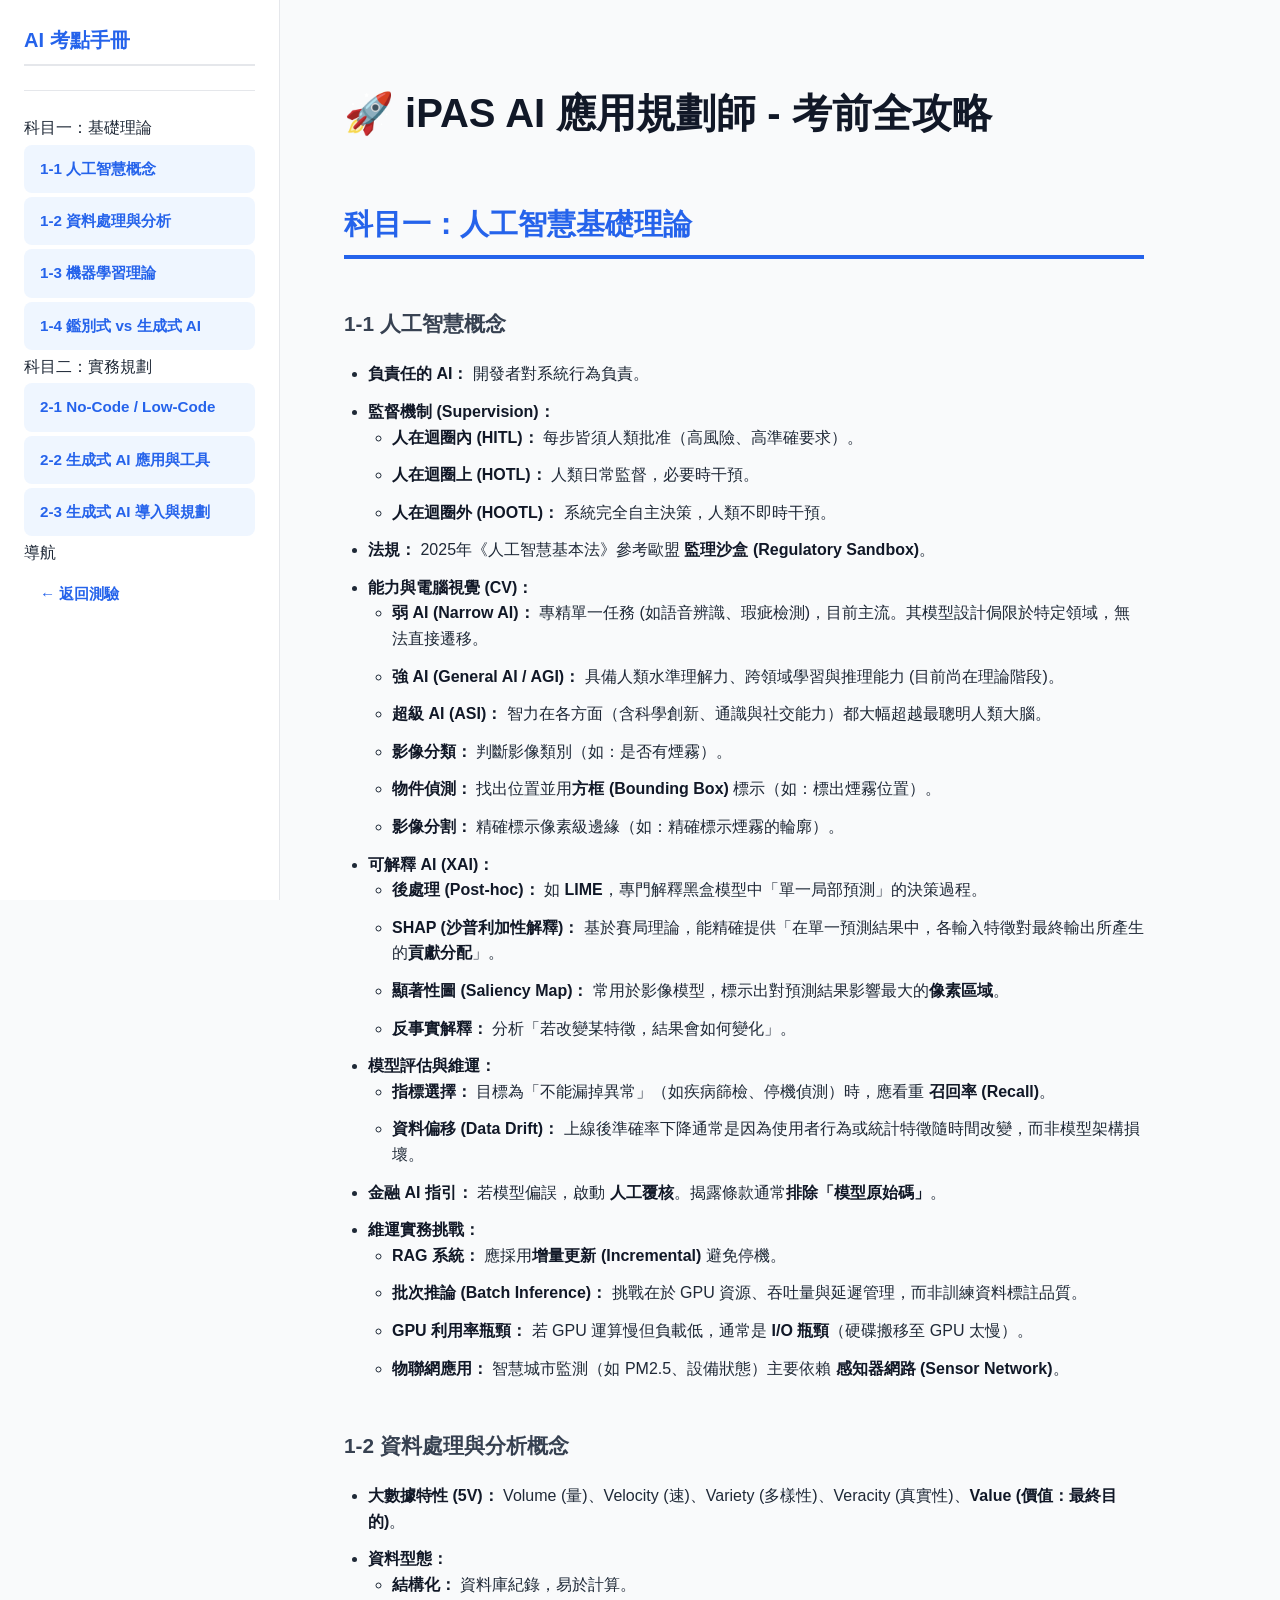
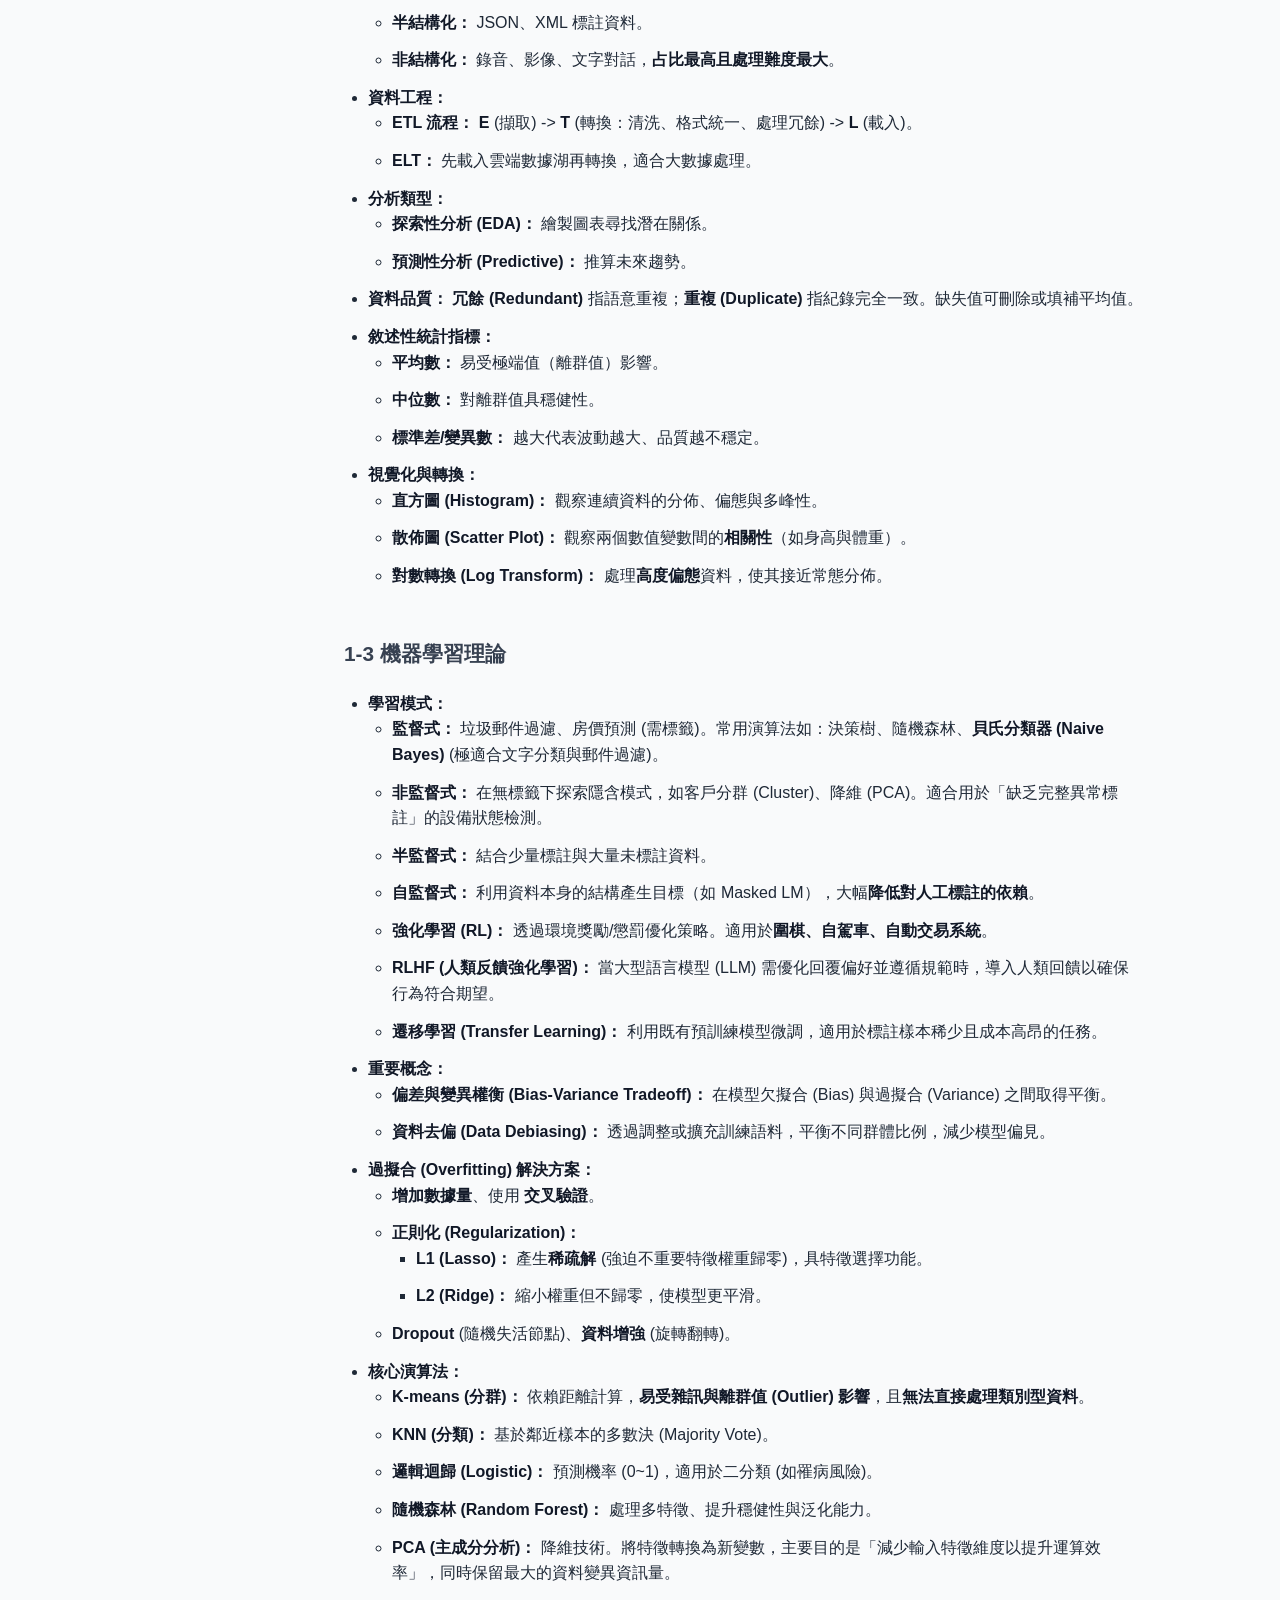
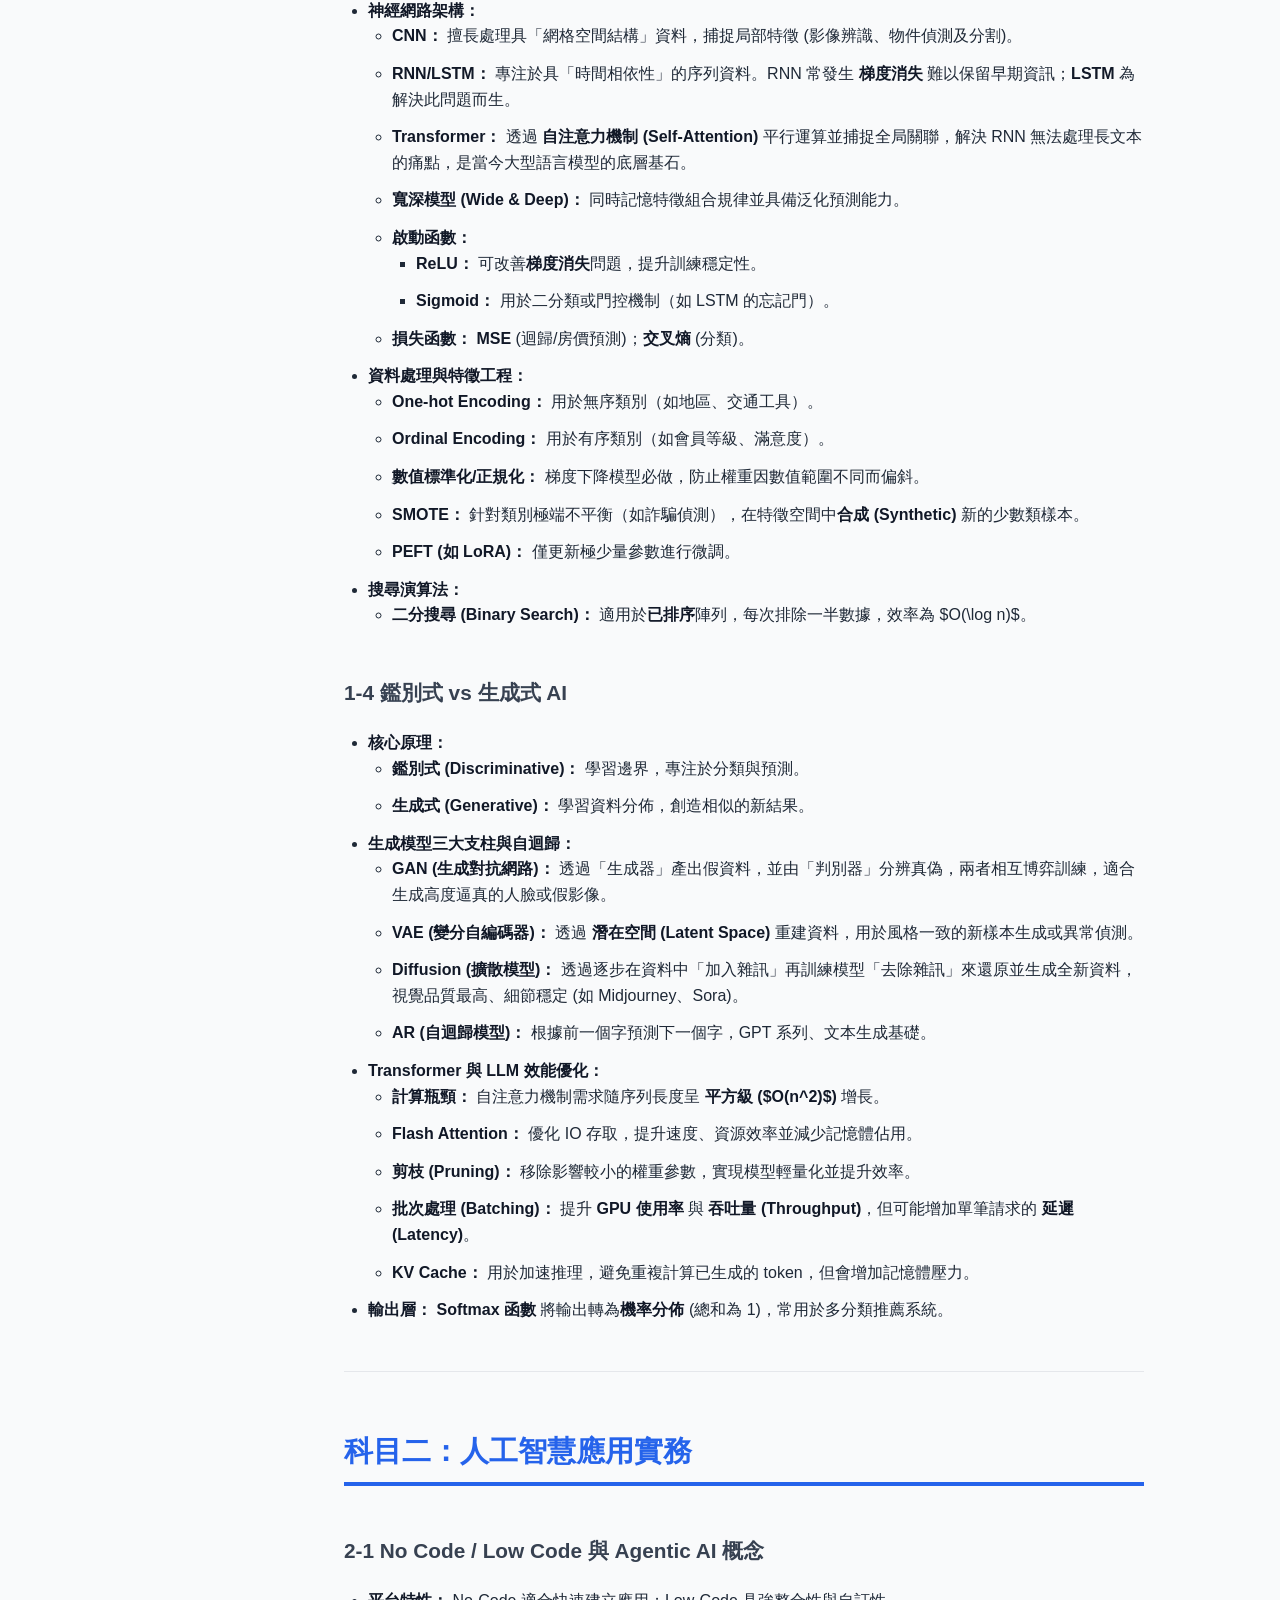
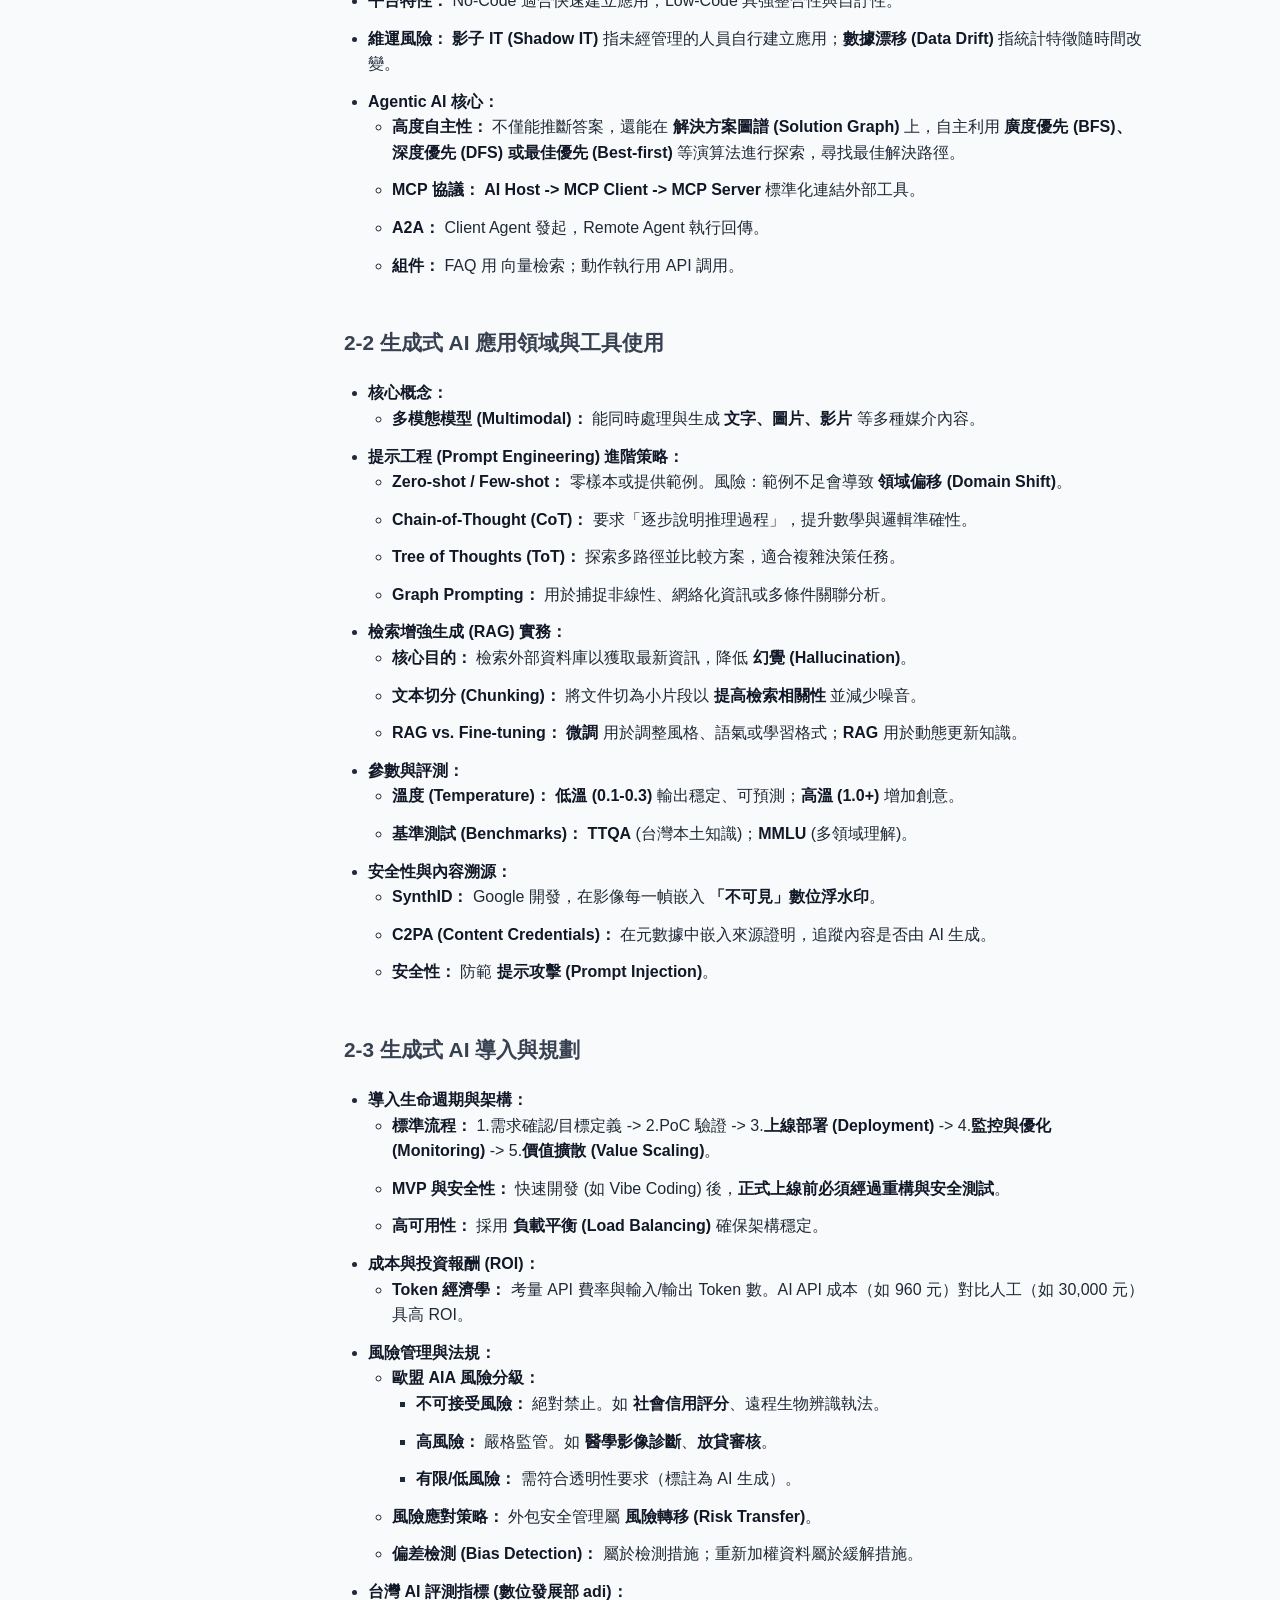
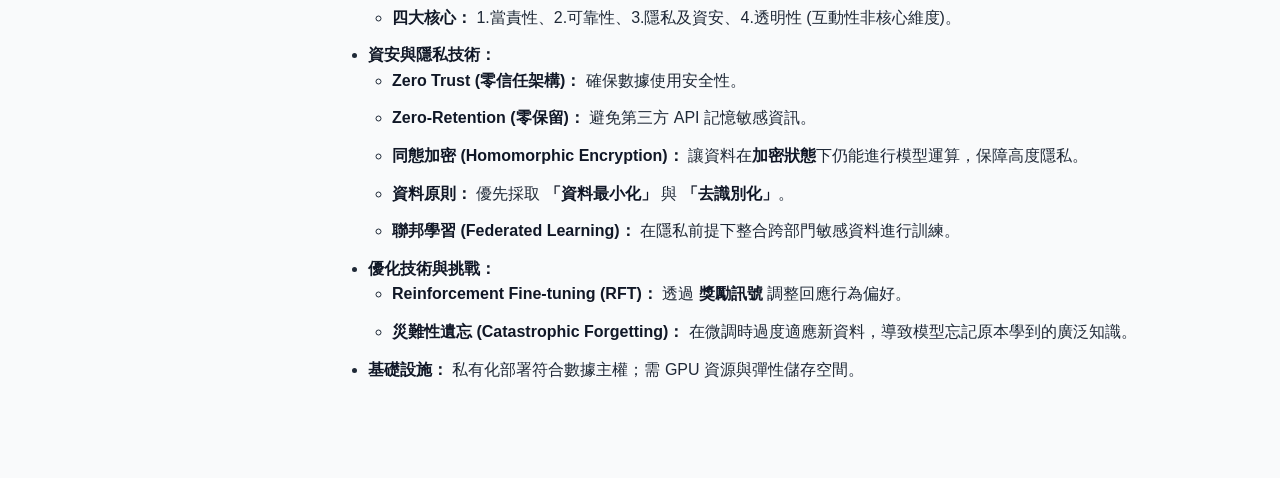
<file: study.html>
<!DOCTYPE html>
<html lang="zh-TW">
<head>
    <meta charset="UTF-8">
    <meta name="viewport" content="width=device-width, initial-scale=1.0">
    <title>iPAS AI 考前全攻略 (科目一 & 科目二) - 數位學習手冊</title>
    <link rel="stylesheet" href="src/study.css">
</head>
<body>
    <div class="container">
        <!-- 側邊導航欄 -->
        <nav class="sidebar" id="sidebar">
            <div class="sidebar-header">
                <h2>AI 考點手冊</h2>
            </div>
            <ul class="nav-links">
                <li class="nav-category">科目一：基礎理論</li>
                <li><a href="#ai-concepts" class="active">1-1 人工智慧概念</a></li>
                <li><a href="#data-processing">1-2 資料處理與分析</a></li>
                <li><a href="#machine-learning">1-3 機器學習理論</a></li>
                <li><a href="#gen-vs-disc">1-4 鑑別式 vs 生成式 AI</a></li>
                
                <li class="nav-category">科目二：實務規劃</li>
                <li><a href="#nocode-lowcode">2-1 No-Code / Low-Code</a></li>
                <li><a href="#gen-apps">2-2 生成式 AI 應用與工具</a></li>
                <li><a href="#gen-impl">2-3 生成式 AI 導入與規劃</a></li>
                
                <li class="nav-category">導航</li>
                <li><a href="index.html" style="color:var(--primary-color); font-weight:bold;">← 返回測驗</a></li>
            </ul>
        </nav>

        <!-- 主內容區 -->
        <main class="content">
            <header class="mobile-nav">
                <button id="menu-toggle">☰ 選單</button>
                <span>iPAS AI 講義</span>
            </header>

            <article id="doc-content">
                <h1>🚀 iPAS AI 應用規劃師 - 考前全攻略</h1>
                
                <!-- 科目一 -->
                <section class="subject-header">
                    <h2 style="color:var(--primary-color); border-bottom:4px solid var(--primary-color);">科目一：人工智慧基礎理論</h2>
                </section>

                <section id="ai-concepts">
                    <h3>1-1 人工智慧概念</h3>
                    <ul>
                        <li><strong>負責任的 AI：</strong> 開發者對系統行為負責。</li>
                        <li><strong>監督機制 (Supervision)：</strong> 
                            <ul>
                                <li><strong>人在迴圈內 (HITL)：</strong> 每步皆須人類批准（高風險、高準確要求）。</li>
                                <li><strong>人在迴圈上 (HOTL)：</strong> 人類日常監督，必要時干預。</li>
                                <li><strong>人在迴圈外 (HOOTL)：</strong> 系統完全自主決策，人類不即時干預。</li>
                            </ul>
                        </li>
                        <li><strong>法規：</strong> 2025年《人工智慧基本法》參考歐盟 <strong>監理沙盒 (Regulatory Sandbox)</strong>。</li>
                        <li><strong>能力與電腦視覺 (CV)：</strong>
                            <ul>
                                <li><strong>弱 AI (Narrow AI)：</strong> 專精單一任務 (如語音辨識、瑕疵檢測)，目前主流。其模型設計侷限於特定領域，無法直接遷移。</li>
                                <li><strong>強 AI (General AI / AGI)：</strong> 具備人類水準理解力、跨領域學習與推理能力 (目前尚在理論階段)。</li>
                                <li><strong>超級 AI (ASI)：</strong> 智力在各方面（含科學創新、通識與社交能力）都大幅超越最聰明人類大腦。</li>
                                <li><strong>影像分類：</strong> 判斷影像類別（如：是否有煙霧）。</li>
                                <li><strong>物件偵測：</strong> 找出位置並用<strong>方框 (Bounding Box)</strong> 標示（如：標出煙霧位置）。</li>
                                <li><strong>影像分割：</strong> 精確標示像素級邊緣（如：精確標示煙霧的輪廓）。</li>
                            </ul>
                        </li>
                        <li><strong>可解釋 AI (XAI)：</strong>
                            <ul>
                                <li><strong>後處理 (Post-hoc)：</strong> 如 <strong>LIME</strong>，專門解釋黑盒模型中「單一局部預測」的決策過程。</li>
                                <li><strong>SHAP (沙普利加性解釋)：</strong> 基於賽局理論，能精確提供「在單一預測結果中，各輸入特徵對最終輸出所產生的<strong>貢獻分配</strong>」。</li>
                                <li><strong>顯著性圖 (Saliency Map)：</strong> 常用於影像模型，標示出對預測結果影響最大的<strong>像素區域</strong>。</li>
                                <li><strong>反事實解釋：</strong> 分析「若改變某特徵，結果會如何變化」。</li>
                            </ul>
                        </li>
                        <li><strong>模型評估與維運：</strong>
                            <ul>
                                <li><strong>指標選擇：</strong> 目標為「不能漏掉異常」（如疾病篩檢、停機偵測）時，應看重 <strong>召回率 (Recall)</strong>。</li>
                                <li><strong>資料偏移 (Data Drift)：</strong> 上線後準確率下降通常是因為使用者行為或統計特徵隨時間改變，而非模型架構損壞。</li>
                            </ul>
                        </li>
                        <li><strong>金融 AI 指引：</strong> 若模型偏誤，啟動 <strong>人工覆核</strong>。揭露條款通常<strong>排除「模型原始碼」</strong>。</li>
                        <li><strong>維運實務挑戰：</strong> 
                            <ul>
                                <li><strong>RAG 系統：</strong> 應採用<strong>增量更新 (Incremental)</strong> 避免停機。</li>
                                <li><strong>批次推論 (Batch Inference)：</strong> 挑戰在於 GPU 資源、吞吐量與延遲管理，而非訓練資料標註品質。</li>
                                <li><strong>GPU 利用率瓶頸：</strong> 若 GPU 運算慢但負載低，通常是 <strong>I/O 瓶頸</strong>（硬碟搬移至 GPU 太慢）。</li>
                                <li><strong>物聯網應用：</strong> 智慧城市監測（如 PM2.5、設備狀態）主要依賴 <strong>感知器網路 (Sensor Network)</strong>。</li>
                            </ul>
                        </li>
                    </ul>
                </section>

                <section id="data-processing">
                    <h3>1-2 資料處理與分析概念</h3>
                    <ul>
                        <li><strong>大數據特性 (5V)：</strong> Volume (量)、Velocity (速)、Variety (多樣性)、Veracity (真實性)、<strong>Value (價值：最終目的)</strong>。</li>
                        <li><strong>資料型態：</strong>
                            <ul>
                                <li><strong>結構化：</strong> 資料庫紀錄，易於計算。</li>
                                <li><strong>半結構化：</strong> JSON、XML 標註資料。</li>
                                <li><strong>非結構化：</strong> 錄音、影像、文字對話，<strong>占比最高且處理難度最大</strong>。</li>
                            </ul>
                        </li>
                        <li><strong>資料工程：</strong>
                            <ul>
                                <li><strong>ETL 流程：</strong> <strong>E</strong> (擷取) -> <strong>T</strong> (轉換：清洗、格式統一、處理冗餘) -> <strong>L</strong> (載入)。</li>
                                <li><strong>ELT：</strong> 先載入雲端數據湖再轉換，適合大數據處理。</li>
                            </ul>
                        </li>
                        <li><strong>分析類型：</strong>
                            <ul>
                                <li><strong>探索性分析 (EDA)：</strong> 繪製圖表尋找潛在關係。</li>
                                <li><strong>預測性分析 (Predictive)：</strong> 推算未來趨勢。</li>
                            </ul>
                        </li>
                        <li><strong>資料品質：</strong> <strong>冗餘 (Redundant)</strong> 指語意重複；<strong>重複 (Duplicate)</strong> 指紀錄完全一致。缺失值可刪除或填補平均值。</li>
                        <li><strong>敘述性統計指標：</strong> 
                            <ul>
                                <li><strong>平均數：</strong> 易受極端值（離群值）影響。</li>
                                <li><strong>中位數：</strong> 對離群值具穩健性。</li>
                                <li><strong>標準差/變異數：</strong> 越大代表波動越大、品質越不穩定。</li>
                            </ul>
                        </li>
                        <li><strong>視覺化與轉換：</strong>
                            <ul>
                                <li><strong>直方圖 (Histogram)：</strong> 觀察連續資料的分佈、偏態與多峰性。</li>
                                <li><strong>散佈圖 (Scatter Plot)：</strong> 觀察兩個數值變數間的<strong>相關性</strong>（如身高與體重）。</li>
                                <li><strong>對數轉換 (Log Transform)：</strong> 處理<strong>高度偏態</strong>資料，使其接近常態分佈。</li>
                            </ul>
                        </li>
                    </ul>
                </section>

                <section id="machine-learning">
                    <h3>1-3 機器學習理論</h3>
                    <ul>
                        <li><strong>學習模式：</strong>
                            <ul>
                                <li><strong>監督式：</strong> 垃圾郵件過濾、房價預測 (需標籤)。常用演算法如：決策樹、隨機森林、<strong>貝氏分類器 (Naive Bayes)</strong> (極適合文字分類與郵件過濾)。</li>
                                <li><strong>非監督式：</strong> 在無標籤下探索隱含模式，如客戶分群 (Cluster)、降維 (PCA)。適合用於「缺乏完整異常標註」的設備狀態檢測。</li>
                                <li><strong>半監督式：</strong> 結合少量標註與大量未標註資料。</li>
                                <li><strong>自監督式：</strong> 利用資料本身的結構產生目標（如 Masked LM），大幅<strong>降低對人工標註的依賴</strong>。</li>
                                <li><strong>強化學習 (RL)：</strong> 透過環境獎勵/懲罰優化策略。適用於<strong>圍棋、自駕車、自動交易系統</strong>。</li>
                                <li><strong>RLHF (人類反饋強化學習)：</strong> 當大型語言模型 (LLM) 需優化回覆偏好並遵循規範時，導入人類回饋以確保行為符合期望。</li>
                                <li><strong>遷移學習 (Transfer Learning)：</strong> 利用既有預訓練模型微調，適用於標註樣本稀少且成本高昂的任務。</li>
                            </ul>
                        </li>
                        <li><strong>重要概念：</strong>
                            <ul>
                                <li><strong>偏差與變異權衡 (Bias-Variance Tradeoff)：</strong> 在模型欠擬合 (Bias) 與過擬合 (Variance) 之間取得平衡。</li>
                                <li><strong>資料去偏 (Data Debiasing)：</strong> 透過調整或擴充訓練語料，平衡不同群體比例，減少模型偏見。</li>
                            </ul>
                        </li>
                        <li><strong>過擬合 (Overfitting) 解決方案：</strong>
                            <ul>
                                <li><strong>增加數據量</strong>、使用 <strong>交叉驗證</strong>。</li>
                                <li><strong>正則化 (Regularization)：</strong> 
                                    <ul>
                                        <li><strong>L1 (Lasso)：</strong> 產生<strong>稀疏解</strong> (強迫不重要特徵權重歸零)，具特徵選擇功能。</li>
                                        <li><strong>L2 (Ridge)：</strong> 縮小權重但不歸零，使模型更平滑。</li>
                                    </ul>
                                </li>
                                <li><strong>Dropout</strong> (隨機失活節點)、<strong>資料增強</strong> (旋轉翻轉)。</li>
                            </ul>
                        </li>
                        <li><strong>核心演算法：</strong>
                            <ul>
                                <li><strong>K-means (分群)：</strong> 依賴距離計算，<strong>易受雜訊與離群值 (Outlier) 影響</strong>，且<strong>無法直接處理類別型資料</strong>。</li>
                                <li><strong>KNN (分類)：</strong> 基於鄰近樣本的多數決 (Majority Vote)。</li>
                                <li><strong>邏輯迴歸 (Logistic)：</strong> 預測機率 (0~1)，適用於二分類 (如罹病風險)。</li>
                                <li><strong>隨機森林 (Random Forest)：</strong> 處理多特徵、提升穩健性與泛化能力。</li>
                                <li><strong>PCA (主成分分析)：</strong> 降維技術。將特徵轉換為新變數，主要目的是「減少輸入特徵維度以提升運算效率」，同時保留最大的資料變異資訊量。</li>
                            </ul>
                        </li>
                        <li><strong>神經網路架構：</strong>
                            <ul>
                                <li><strong>CNN：</strong> 擅長處理具「網格空間結構」資料，捕捉局部特徵 (影像辨識、物件偵測及分割)。</li>
                                <li><strong>RNN/LSTM：</strong> 專注於具「時間相依性」的序列資料。RNN 常發生 <strong>梯度消失</strong> 難以保留早期資訊；<strong>LSTM</strong> 為解決此問題而生。</li>
                                <li><strong>Transformer：</strong> 透過 <strong>自注意力機制 (Self-Attention)</strong> 平行運算並捕捉全局關聯，解決 RNN 無法處理長文本的痛點，是當今大型語言模型的底層基石。</li>
                                <li><strong>寬深模型 (Wide & Deep)：</strong> 同時記憶特徵組合規律並具備泛化預測能力。</li>
                                <li><strong>啟動函數：</strong> 
                                    <ul>
                                        <li><strong>ReLU：</strong> 可改善<strong>梯度消失</strong>問題，提升訓練穩定性。</li>
                                        <li><strong>Sigmoid：</strong> 用於二分類或門控機制（如 LSTM 的忘記門）。</li>
                                    </ul>
                                </li>
                                <li><strong>損失函數：</strong> <strong>MSE</strong> (迴歸/房價預測)；<strong>交叉熵</strong> (分類)。</li>
                            </ul>
                        </li>
                        <li><strong>資料處理與特徵工程：</strong> 
                            <ul>
                                <li><strong>One-hot Encoding：</strong> 用於無序類別（如地區、交通工具）。</li>
                                <li><strong>Ordinal Encoding：</strong> 用於有序類別（如會員等級、滿意度）。</li>
                                <li><strong>數值標準化/正規化：</strong> 梯度下降模型必做，防止權重因數值範圍不同而偏斜。</li>
                                <li><strong>SMOTE：</strong> 針對類別極端不平衡（如詐騙偵測），在特徵空間中<strong>合成 (Synthetic)</strong> 新的少數類樣本。</li>
                                <li><strong>PEFT (如 LoRA)：</strong> 僅更新極少量參數進行微調。</li>
                            </ul>
                        </li>
                        <li><strong>搜尋演算法：</strong>
                            <ul>
                                <li><strong>二分搜尋 (Binary Search)：</strong> 適用於<strong>已排序</strong>陣列，每次排除一半數據，效率為 $O(\log n)$。</li>
                            </ul>
                        </li>
                    </ul>
                </section>

                <section id="gen-vs-disc">
                    <h3>1-4 鑑別式 vs 生成式 AI</h3>
                    <ul>
                        <li><strong>核心原理：</strong> 
                            <ul>
                                <li><strong>鑑別式 (Discriminative)：</strong> 學習邊界，專注於分類與預測。</li>
                                <li><strong>生成式 (Generative)：</strong> 學習資料分佈，創造相似的新結果。</li>
                            </ul>
                        </li>
                        <li><strong>生成模型三大支柱與自迴歸：</strong>
                            <ul>
                                <li><strong>GAN (生成對抗網路)：</strong> 透過「生成器」產出假資料，並由「判別器」分辨真偽，兩者相互博弈訓練，適合生成高度逼真的人臉或假影像。</li>
                                <li><strong>VAE (變分自編碼器)：</strong> 透過 <strong>潛在空間 (Latent Space)</strong> 重建資料，用於風格一致的新樣本生成或異常偵測。</li>
                                <li><strong>Diffusion (擴散模型)：</strong> 透過逐步在資料中「加入雜訊」再訓練模型「去除雜訊」來還原並生成全新資料，視覺品質最高、細節穩定 (如 Midjourney、Sora)。</li>
                                <li><strong>AR (自迴歸模型)：</strong> 根據前一個字預測下一個字，GPT 系列、文本生成基礎。</li>
                            </ul>
                        </li>
                        <li><strong>Transformer 與 LLM 效能優化：</strong>
                            <ul>
                                <li><strong>計算瓶頸：</strong> 自注意力機制需求隨序列長度呈 <strong>平方級 ($O(n^2)$)</strong> 增長。</li>
                                <li><strong>Flash Attention：</strong> 優化 IO 存取，提升速度、資源效率並減少記憶體佔用。</li>
                                <li><strong>剪枝 (Pruning)：</strong> 移除影響較小的權重參數，實現模型輕量化並提升效率。</li>
                                <li><strong>批次處理 (Batching)：</strong> 提升 <strong>GPU 使用率</strong> 與 <strong>吞吐量 (Throughput)</strong>，但可能增加單筆請求的 <strong>延遲 (Latency)</strong>。</li>
                                <li><strong>KV Cache：</strong> 用於加速推理，避免重複計算已生成的 token，但會增加記憶體壓力。</li>
                            </ul>
                        </li>
                        <li><strong>輸出層：</strong> <strong>Softmax 函數</strong> 將輸出轉為<strong>機率分佈</strong> (總和為 1)，常用於多分類推薦系統。</li>
                    </ul>
                </section>

                <hr class="study-hr">

                <!-- 科目二 -->
                <section class="subject-header">
                    <h2 style="color:var(--primary-color); border-bottom:4px solid var(--primary-color);">科目二：人工智慧應用實務</h2>
                </section>

                <section id="nocode-lowcode">
                    <h3>2-1 No Code / Low Code 與 Agentic AI 概念</h3>
                    <ul>
                        <li><strong>平台特性：</strong> No-Code 適合快速建立應用；Low-Code 具強整合性與自訂性。</li>
                        <li><strong>維運風險：</strong> <strong>影子 IT (Shadow IT)</strong> 指未經管理的人員自行建立應用；<strong>數據漂移 (Data Drift)</strong> 指統計特徵隨時間改變。</li>
                        <li><strong>Agentic AI 核心：</strong>
                            <ul>
                                <li><strong>高度自主性：</strong> 不僅能推斷答案，還能在 <strong>解決方案圖譜 (Solution Graph)</strong> 上，自主利用 <strong>廣度優先 (BFS)、深度優先 (DFS) 或最佳優先 (Best-first)</strong> 等演算法進行探索，尋找最佳解決路徑。</li>
                                <li><strong>MCP 協議：</strong> <strong>AI Host -> MCP Client -> MCP Server</strong> 標準化連結外部工具。</li>
                                <li><strong>A2A：</strong> Client Agent 發起，Remote Agent 執行回傳。</li>
                                <li><strong>組件：</strong> FAQ 用 向量檢索；動作執行用 API 調用。</li>
                            </ul>
                        </li>
                    </ul>
                </section>

                <section id="gen-apps">
                    <h3>2-2 生成式 AI 應用領域與工具使用</h3>
                    <ul>
                        <li><strong>核心概念：</strong>
                            <ul>
                                <li><strong>多模態模型 (Multimodal)：</strong> 能同時處理與生成 <strong>文字、圖片、影片</strong> 等多種媒介內容。</li>
                            </ul>
                        </li>
                        <li><strong>提示工程 (Prompt Engineering) 進階策略：</strong>
                            <ul>
                                <li><strong>Zero-shot / Few-shot：</strong> 零樣本或提供範例。風險：範例不足會導致 <strong>領域偏移 (Domain Shift)</strong>。</li>
                                <li><strong>Chain-of-Thought (CoT)：</strong> 要求「逐步說明推理過程」，提升數學與邏輯準確性。</li>
                                <li><strong>Tree of Thoughts (ToT)：</strong> 探索多路徑並比較方案，適合複雜決策任務。</li>
                                <li><strong>Graph Prompting：</strong> 用於捕捉非線性、網絡化資訊或多條件關聯分析。</li>
                            </ul>
                        </li>
                        <li><strong>檢索增強生成 (RAG) 實務：</strong>
                            <ul>
                                <li><strong>核心目的：</strong> 檢索外部資料庫以獲取最新資訊，降低 <strong>幻覺 (Hallucination)</strong>。</li>
                                <li><strong>文本切分 (Chunking)：</strong> 將文件切為小片段以 <strong>提高檢索相關性</strong> 並減少噪音。</li>
                                <li><strong>RAG vs. Fine-tuning：</strong> <strong>微調</strong> 用於調整風格、語氣或學習格式；<strong>RAG</strong> 用於動態更新知識。</li>
                            </ul>
                        </li>
                        <li><strong>參數與評測：</strong>
                            <ul>
                                <li><strong>溫度 (Temperature)：</strong> <strong>低溫 (0.1-0.3)</strong> 輸出穩定、可預測；<strong>高溫 (1.0+)</strong> 增加創意。</li>
                                <li><strong>基準測試 (Benchmarks)：</strong> <strong>TTQA</strong> (台灣本土知識)；<strong>MMLU</strong> (多領域理解)。</li>
                            </ul>
                        </li>
                        <li><strong>安全性與內容溯源：</strong>
                            <ul>
                                <li><strong>SynthID：</strong> Google 開發，在影像每一幀嵌入 <strong>「不可見」數位浮水印</strong>。</li>
                                <li><strong>C2PA (Content Credentials)：</strong> 在元數據中嵌入來源證明，追蹤內容是否由 AI 生成。</li>
                                <li><strong>安全性：</strong> 防範 <strong>提示攻擊 (Prompt Injection)</strong>。</li>
                            </ul>
                        </li>
                    </ul>
                </section>

                <section id="gen-impl">
                    <h3>2-3 生成式 AI 導入與規劃</h3>
                    <ul>
                        <li><strong>導入生命週期與架構：</strong> 
                            <ul>
                                <li><strong>標準流程：</strong> 1.需求確認/目標定義 -> 2.PoC 驗證 -> 3.<strong>上線部署 (Deployment)</strong> -> 4.<strong>監控與優化 (Monitoring)</strong> -> 5.<strong>價值擴散 (Value Scaling)</strong>。</li>
                                <li><strong>MVP 與安全性：</strong> 快速開發 (如 Vibe Coding) 後，<strong>正式上線前必須經過重構與安全測試</strong>。</li>
                                <li><strong>高可用性：</strong> 採用 <strong>負載平衡 (Load Balancing)</strong> 確保架構穩定。</li>
                            </ul>
                        </li>
                        <li><strong>成本與投資報酬 (ROI)：</strong> 
                            <ul>
                                <li><strong>Token 經濟學：</strong> 考量 API 費率與輸入/輸出 Token 數。AI API 成本（如 960 元）對比人工（如 30,000 元）具高 ROI。</li>
                            </ul>
                        </li>
                        <li><strong>風險管理與法規：</strong>
                            <ul>
                                <li><strong>歐盟 AIA 風險分級：</strong>
                                    <ul>
                                        <li><strong>不可接受風險：</strong> 絕對禁止。如 <strong>社會信用評分</strong>、遠程生物辨識執法。</li>
                                        <li><strong>高風險：</strong> 嚴格監管。如 <strong>醫學影像診斷</strong>、<strong>放貸審核</strong>。</li>
                                        <li><strong>有限/低風險：</strong> 需符合透明性要求（標註為 AI 生成）。</li>
                                    </ul>
                                </li>
                                <li><strong>風險應對策略：</strong> 外包安全管理屬 <strong>風險轉移 (Risk Transfer)</strong>。</li>
                                <li><strong>偏差檢測 (Bias Detection)：</strong> 屬於檢測措施；重新加權資料屬於緩解措施。</li>
                            </ul>
                        </li>
                        <li><strong>台灣 AI 評測指標 (數位發展部 adi)：</strong> 
                            <ul>
                                <li><strong>四大核心：</strong> 1.當責性、2.可靠性、3.隱私及資安、4.透明性 (互動性非核心維度)。</li>
                            </ul>
                        </li>
                        <li><strong>資安與隱私技術：</strong> 
                            <ul>
                                <li><strong>Zero Trust (零信任架構)：</strong> 確保數據使用安全性。</li>
                                <li><strong>Zero-Retention (零保留)：</strong> 避免第三方 API 記憶敏感資訊。</li>
                                <li><strong>同態加密 (Homomorphic Encryption)：</strong> 讓資料在<strong>加密狀態</strong>下仍能進行模型運算，保障高度隱私。</li>
                                <li><strong>資料原則：</strong> 優先採取 <strong>「資料最小化」</strong> 與 <strong>「去識別化」</strong>。</li>
                                <li><strong>聯邦學習 (Federated Learning)：</strong> 在隱私前提下整合跨部門敏感資料進行訓練。</li>
                            </ul>
                        </li>
                        <li><strong>優化技術與挑戰：</strong> 
                            <ul>
                                <li><strong>Reinforcement Fine-tuning (RFT)：</strong> 透過 <strong>獎勵訊號</strong> 調整回應行為偏好。</li>
                                <li><strong>災難性遺忘 (Catastrophic Forgetting)：</strong> 在微調時過度適應新資料，導致模型忘記原本學到的廣泛知識。</li>
                            </ul>
                        </li>
                        <li><strong>基礎設施：</strong> 私有化部署符合數據主權；需 GPU 資源與彈性儲存空間。</li>
                    </ul>
                </section>
            </article>
        </main>
    </div>
    <script src="src/study.js"></script>
</body>
</html>
</file>
<file: src/study.css>
:root {
    --primary-color: #2563eb;
    --primary-light: #eff6ff;
    --text-color: #1f2937;
    --text-muted: #6b7280;
    --bg-color: #f9fafb;
    --sidebar-bg: #ffffff;
    --border-color: #e5e7eb;
    --accent-color: #f59e0b;
}

* {
    box-sizing: border-box;
}

body {
    font-family: 'Inter', -apple-system, BlinkMacSystemFont, "Segoe UI", Roboto, sans-serif;
    color: var(--text-color);
    background: var(--bg-color);
    margin: 0;
    line-height: 1.6;
}

.container {
    display: flex;
    min-height: 100vh;
}

/* Sidebar Style */
.sidebar {
    width: 280px;
    background: var(--sidebar-bg);
    border-right: 1px solid var(--border-color);
    position: fixed;
    height: 100vh;
    padding: 1.5rem;
    overflow-y: auto;
}

.sidebar-header {
    padding-bottom: 1.5rem;
    border-bottom: 1px solid var(--border-color);
    margin-bottom: 1.5rem;
}

.sidebar-header h2 {
    font-size: 1.25rem;
    margin: 0;
    color: var(--primary-color);
}

.nav-links {
    list-style: none;
    padding: 0;
}

.nav-links li {
    margin-bottom: 0.25rem;
}

.nav-links a {
    text-decoration: none;
    color: var(--text-muted);
    display: block;
    padding: 0.75rem 1rem;
    border-radius: 0.5rem;
    transition: all 0.2s;
    font-size: 0.95rem;
}

.nav-links a:hover {
    background: var(--bg-color);
    color: var(--text-color);
}

.nav-links a.active {
    background: var(--primary-light);
    color: var(--primary-color);
    font-weight: 600;
}

/* Content Style */
.content {
    flex: 1;
    margin-left: 280px;
    padding: 3rem 4rem;
    max-width: 1000px;
}

.mobile-nav {
    display: none;
    position: sticky;
    top: 0;
    background: #fff;
    z-index: 10;
    box-shadow: 0 1px 2px rgba(0,0,0,0.05);
}

article {
    max-width: 800px;
}

h1 { font-size: 2.5rem; color: #111827; margin-bottom: 1rem; }
h2 { font-size: 1.8rem; margin-top: 3.5rem; border-bottom: 2px solid var(--border-color); padding-bottom: 0.5rem; margin-bottom: 1.5rem; }
h3 { font-size: 1.3rem; margin-top: 2rem; color: #374151; }

section {
    margin-bottom: 3rem;
    scroll-margin-top: 2rem;
}

.tip {
    background: #fffbeb;
    border-left: 4px solid var(--accent-color);
    padding: 1.25rem;
    margin: 2rem 0;
    border-radius: 0 8px 8px 0;
}

.mouth {
    background: #ecfdf5;
    border-left: 4px solid #10b981;
    padding: 1.25rem;
    margin: 2rem 0;
    border-radius: 0 8px 8px 0;
}

ul, ol {
    padding-left: 1.5rem;
}

li {
    margin-bottom: 0.75rem;
}

strong {
    color: #111827;
}

hr {
    border: 0;
    border-top: 1px solid var(--border-color);
    margin: 3rem 0;
}

/* Responsive */
@media (max-width: 768px) {
    .sidebar { 
        transform: translateX(-100%); 
        transition: transform 0.3s ease; 
        z-index: 1000; 
        width: 240px;
    }
    .sidebar.active { 
        transform: translateX(0); 
    }
    .content { 
        margin-left: 0; 
        padding: 1.5rem; 
    }
    .mobile-nav { 
        display: flex; 
        justify-content: space-between; 
        align-items: center; 
        padding: 0.75rem 1rem; 
    }
    #menu-toggle {
        background: var(--primary-color);
        color: white;
        border: none;
        padding: 0.5rem 1rem;
        border-radius: 0.25rem;
        cursor: pointer;
    }
}
</file>
